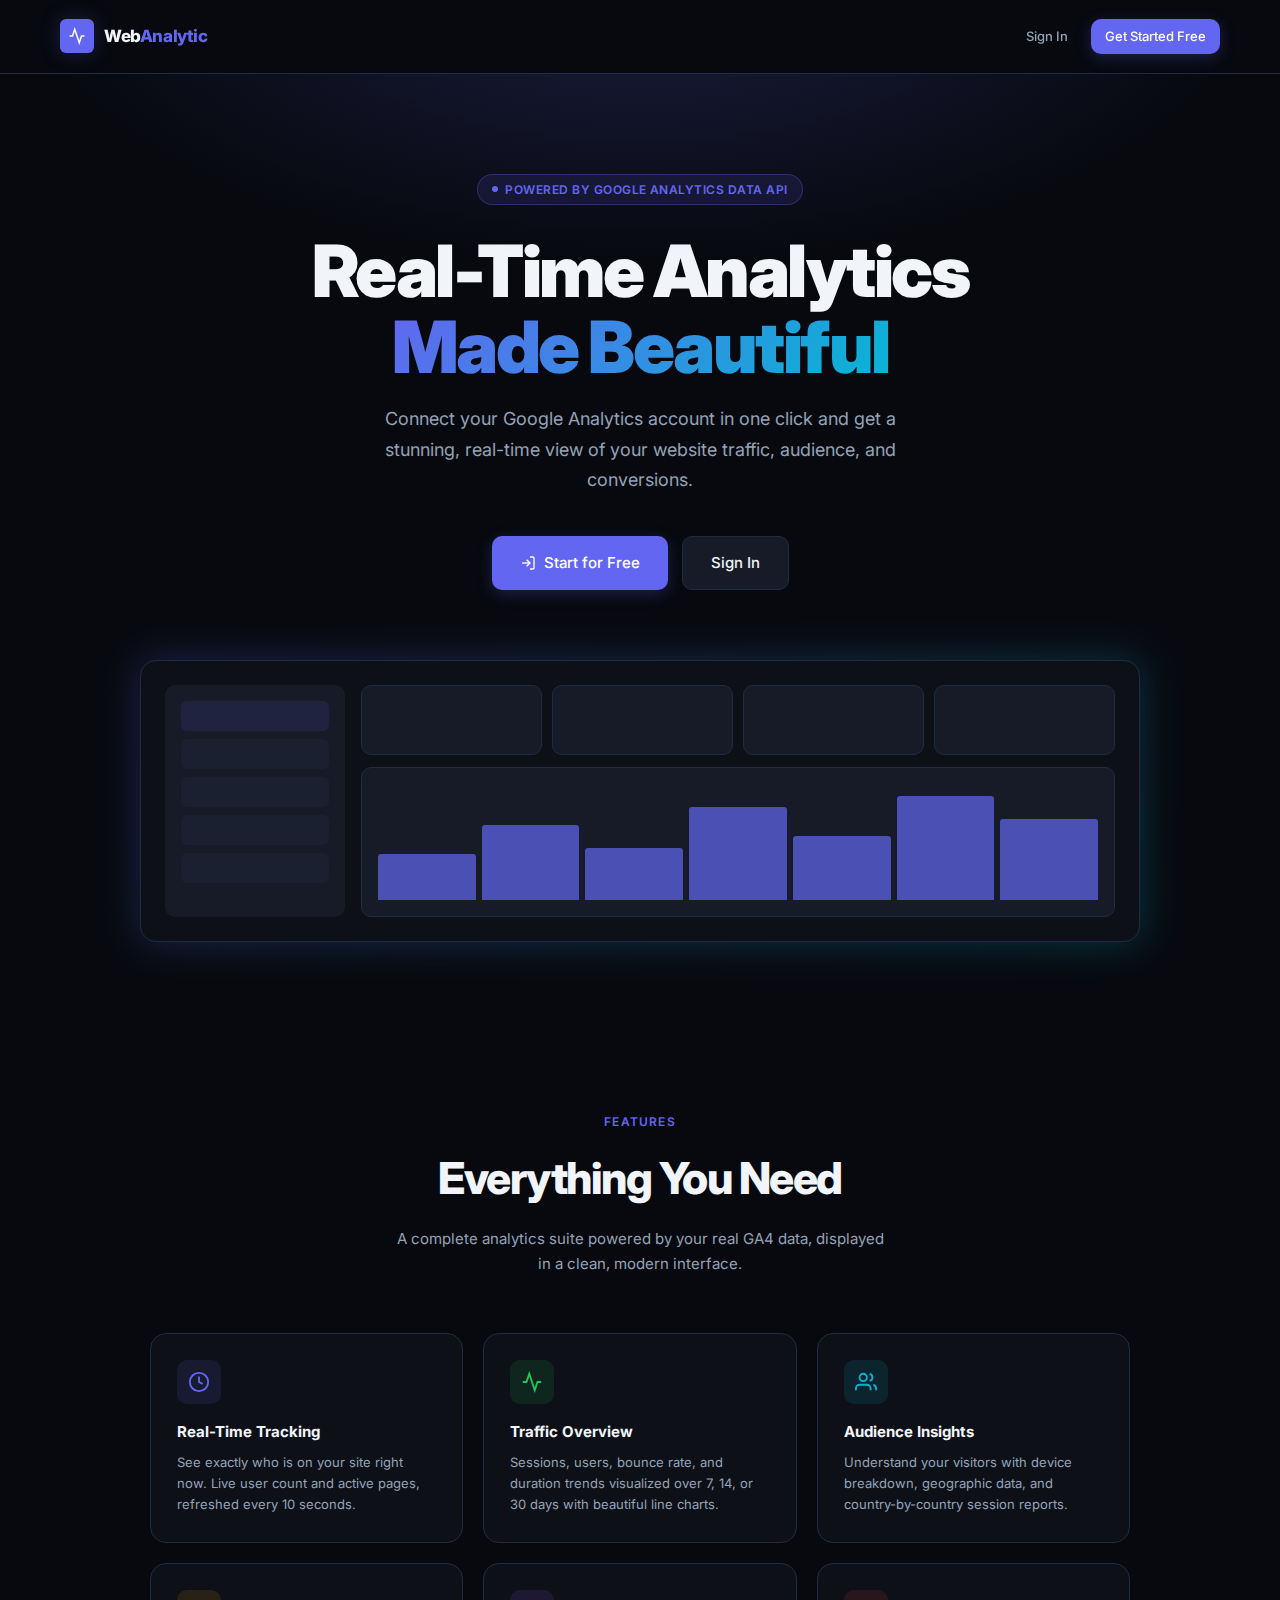
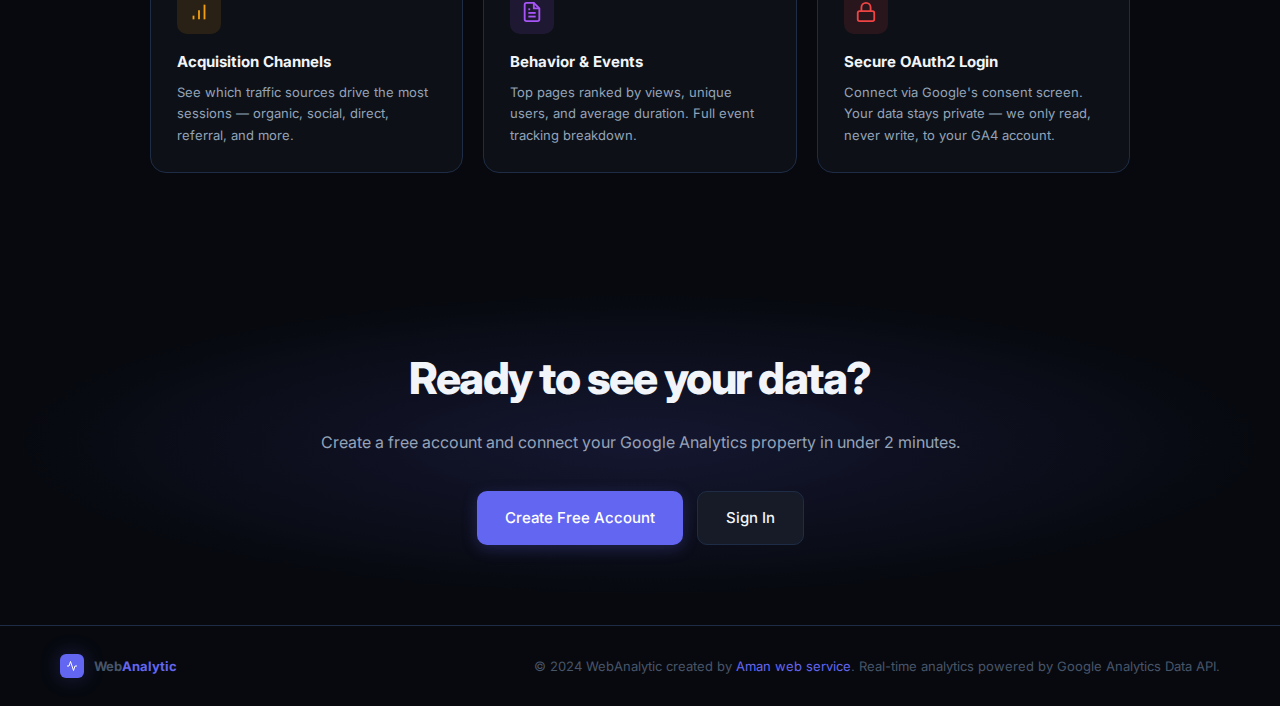
<file: index.html>
<!DOCTYPE html>
<html lang="en">

<head>
    <meta charset="UTF-8" />
    <meta name="viewport" content="width=device-width, initial-scale=1.0" />
    <title>WebAnalytic — Real-Time Analytics for Your Website</title>
    <meta name="description"
        content="Connect your Google Analytics account and view real-time traffic, audience, acquisition, and behavior analytics in one beautiful dashboard." />
    <link rel="preconnect" href="https://fonts.googleapis.com" />
    <link rel="preconnect" href="https://fonts.gstatic.com" crossorigin />
    <link href="https://fonts.googleapis.com/css2?family=Inter:wght@300;400;500;600;700;800;900&display=swap"
        rel="stylesheet" />
    <link rel="stylesheet" href="/css/style.css" />
</head>
<style>
    /* Landing-page specific styles */
    .landing {
        min-height: 100vh;
        overflow-x: hidden;
    }

    /* ── Nav ─── */
    .nav {
        display: flex;
        align-items: center;
        justify-content: space-between;
        padding: 18px 60px;
        border-bottom: 1px solid var(--border);
        position: sticky;
        top: 0;
        z-index: 50;
        background: rgba(7, 9, 15, 0.85);
        backdrop-filter: blur(12px);
    }

    .nav-logo {
        display: flex;
        align-items: center;
        gap: 10px;
    }

    .nav-logo-icon {
        width: 34px;
        height: 34px;
        background: var(--accent);
        border-radius: var(--radius-sm);
        display: flex;
        align-items: center;
        justify-content: center;
        box-shadow: 0 0 20px var(--accent-glow);
    }

    .nav-logo-text {
        font-size: 17px;
        font-weight: 800;
        letter-spacing: -0.4px;
    }

    .nav-logo-text span {
        color: var(--accent);
    }

    .nav-links {
        display: flex;
        align-items: center;
        gap: 8px;
    }

    /* ── Hero ─── */
    .hero {
        display: flex;
        flex-direction: column;
        align-items: center;
        text-align: center;
        padding: 100px 24px 80px;
        position: relative;
        overflow: hidden;
    }

    .hero::before {
        content: '';
        position: absolute;
        inset: 0;
        background:
            radial-gradient(ellipse 80% 50% at 50% -10%, rgba(99, 102, 241, 0.22) 0%, transparent 60%);
        pointer-events: none;
    }

    .hero-badge {
        display: inline-flex;
        align-items: center;
        gap: 7px;
        background: var(--accent-soft);
        border: 1px solid rgba(99, 102, 241, 0.3);
        border-radius: 20px;
        padding: 5px 14px;
        font-size: 12px;
        font-weight: 600;
        color: var(--accent);
        margin-bottom: 28px;
        letter-spacing: 0.04em;
        text-transform: uppercase;
    }

    .hero-badge span {
        width: 6px;
        height: 6px;
        background: var(--accent);
        border-radius: 50%;
        animation: pulse 2s infinite;
    }

    .hero-title {
        font-size: clamp(40px, 6vw, 72px);
        font-weight: 900;
        letter-spacing: -2.5px;
        line-height: 1.05;
        max-width: 800px;
        margin-bottom: 20px;
    }

    .hero-title .gradient {
        background: linear-gradient(135deg, #6366f1 0%, #06b6d4 100%);
        -webkit-background-clip: text;
        -webkit-text-fill-color: transparent;
        background-clip: text;
    }

    .hero-subtitle {
        font-size: 18px;
        color: var(--text-secondary);
        max-width: 540px;
        line-height: 1.7;
        margin-bottom: 40px;
        font-weight: 400;
    }

    .hero-cta {
        display: flex;
        gap: 14px;
        flex-wrap: wrap;
        justify-content: center;
    }

    /* ─ Dashboard preview ─ */
    .preview-wrapper {
        margin: 70px auto 0;
        max-width: 1000px;
        width: 90%;
        position: relative;
    }

    .preview-wrapper::before {
        content: '';
        position: absolute;
        inset: -2px;
        background: linear-gradient(135deg, var(--accent), var(--cyan));
        border-radius: calc(var(--radius-lg) + 2px);
        opacity: 0.25;
        filter: blur(20px);
    }

    .preview-img {
        width: 100%;
        border-radius: var(--radius-lg);
        border: 1px solid var(--border);
        display: block;
        position: relative;
        background: var(--bg-surface);
        overflow: hidden;
    }

    .preview-mock {
        padding: 24px;
        min-height: 280px;
        display: grid;
        grid-template-columns: 180px 1fr;
        gap: 16px;
    }

    .mock-sidebar {
        background: var(--bg-elevated);
        border-radius: var(--radius-md);
        padding: 16px;
        display: flex;
        flex-direction: column;
        gap: 8px;
    }

    .mock-sidebar-item {
        height: 30px;
        background: var(--bg-hover);
        border-radius: var(--radius-sm);
    }

    .mock-sidebar-item:first-child {
        background: var(--accent-soft);
    }

    .mock-content {
        display: flex;
        flex-direction: column;
        gap: 12px;
    }

    .mock-cards {
        display: grid;
        grid-template-columns: repeat(4, 1fr);
        gap: 10px;
    }

    .mock-card {
        background: var(--bg-elevated);
        border-radius: var(--radius-md);
        height: 70px;
        border: 1px solid var(--border);
    }

    .mock-chart {
        background: var(--bg-elevated);
        border-radius: var(--radius-md);
        flex: 1;
        min-height: 100px;
        border: 1px solid var(--border);
        overflow: hidden;
        display: flex;
        align-items: flex-end;
        padding: 16px;
        gap: 6px;
    }

    .mock-bar {
        flex: 1;
        border-radius: 3px 3px 0 0;
        opacity: 0.7;
    }

    /* ── Features ─── */
    .features {
        padding: 90px 60px;
        max-width: 1100px;
        margin: 0 auto;
    }

    .features-label {
        text-align: center;
        font-size: 12px;
        font-weight: 600;
        letter-spacing: 0.1em;
        text-transform: uppercase;
        color: var(--accent);
        margin-bottom: 12px;
    }

    .features-title {
        text-align: center;
        font-size: clamp(28px, 4vw, 44px);
        font-weight: 800;
        letter-spacing: -1.5px;
        margin-bottom: 12px;
    }

    .features-subtitle {
        text-align: center;
        color: var(--text-secondary);
        max-width: 500px;
        margin: 0 auto 56px;
        font-size: 15px;
        line-height: 1.7;
    }

    .features-grid {
        display: grid;
        grid-template-columns: repeat(auto-fit, minmax(280px, 1fr));
        gap: 20px;
    }

    .feature-card {
        background: var(--bg-surface);
        border: 1px solid var(--border);
        border-radius: var(--radius-lg);
        padding: 26px;
        transition: var(--transition);
    }

    .feature-card:hover {
        border-color: var(--border-light);
        transform: translateY(-3px);
        box-shadow: var(--shadow-md);
    }

    .feature-icon {
        width: 44px;
        height: 44px;
        border-radius: var(--radius-md);
        display: flex;
        align-items: center;
        justify-content: center;
        margin-bottom: 16px;
        font-size: 20px;
    }

    .feature-icon.indigo {
        background: var(--accent-soft);
    }

    .feature-icon.green {
        background: var(--green-soft);
    }

    .feature-icon.cyan {
        background: rgba(6, 182, 212, 0.12);
    }

    .feature-icon.yellow {
        background: var(--yellow-soft);
    }

    .feature-icon.purple {
        background: rgba(168, 85, 247, 0.12);
    }

    .feature-icon.red {
        background: var(--red-soft);
    }

    .feature-card h3 {
        font-size: 15px;
        font-weight: 700;
        margin-bottom: 8px;
    }

    .feature-card p {
        font-size: 13px;
        color: var(--text-secondary);
        line-height: 1.65;
    }

    /* ── CTA Section ─── */
    .cta-section {
        padding: 80px 24px;
        text-align: center;
        position: relative;
        overflow: hidden;
    }

    .cta-section::before {
        content: '';
        position: absolute;
        inset: 0;
        background: radial-gradient(ellipse 70% 60% at 50% 50%, rgba(99, 102, 241, 0.15) 0%, transparent 70%);
    }

    .cta-section h2 {
        font-size: clamp(28px, 4vw, 44px);
        font-weight: 800;
        letter-spacing: -1.5px;
        margin-bottom: 16px;
        position: relative;
    }

    .cta-section p {
        color: var(--text-secondary);
        font-size: 16px;
        margin-bottom: 36px;
        position: relative;
    }

    .cta-section .hero-cta {
        position: relative;
    }

    /* ── Footer ─── */
    .footer {
        padding: 28px 60px;
        border-top: 1px solid var(--border);
        display: flex;
        align-items: center;
        justify-content: space-between;
        font-size: 13px;
        color: var(--text-muted);
    }
</style>
</head>

<body>
    <div class="landing">
        <!-- Nav -->
        <nav class="nav">
            <div class="nav-logo">
                <div class="nav-logo-icon">
                    <svg width="18" height="18" fill="none" stroke="#fff" stroke-width="2" viewBox="0 0 24 24">
                        <polyline points="22 12 18 12 15 21 9 3 6 12 2 12" />
                    </svg>
                </div>
                <span class="nav-logo-text">Web<span>Analytic</span></span>
            </div>
            <div class="nav-links">
                <a href="/login.html" class="btn btn-ghost btn-sm">Sign In</a>
                <a href="/register.html" class="btn btn-primary btn-sm">Get Started Free</a>
            </div>
        </nav>

        <!-- Hero -->
        <section class="hero">
            <div class="hero-badge">
                <span></span>
                Powered by Google Analytics Data API
            </div>
            <h1 class="hero-title">
                Real-Time Analytics<br />
                <span class="gradient">Made Beautiful</span>
            </h1>
            <p class="hero-subtitle">
                Connect your Google Analytics account in one click and get a stunning,
                real-time view of your website traffic, audience, and conversions.
            </p>
            <div class="hero-cta">
                <a href="/register.html" class="btn btn-primary btn-lg">
                    <svg width="16" height="16" fill="none" stroke="currentColor" stroke-width="2" viewBox="0 0 24 24">
                        <path d="M15 3h4a2 2 0 012 2v14a2 2 0 01-2 2h-4" />
                        <polyline points="10 17 15 12 10 7" />
                        <line x1="15" y1="12" x2="3" y2="12" />
                    </svg>
                    Start for Free
                </a>
                <a href="/login.html" class="btn btn-secondary btn-lg">Sign In</a>
            </div>

            <!-- Dashboard preview mock -->
            <div class="preview-wrapper">
                <div class="preview-img">
                    <div class="preview-mock">
                        <div class="mock-sidebar">
                            <div class="mock-sidebar-item"></div>
                            <div class="mock-sidebar-item" style="opacity:0.5"></div>
                            <div class="mock-sidebar-item" style="opacity:0.5"></div>
                            <div class="mock-sidebar-item" style="opacity:0.5"></div>
                            <div class="mock-sidebar-item" style="opacity:0.5"></div>
                        </div>
                        <div class="mock-content">
                            <div class="mock-cards">
                                <div class="mock-card"></div>
                                <div class="mock-card"></div>
                                <div class="mock-card"></div>
                                <div class="mock-card"></div>
                            </div>
                            <div class="mock-chart">
                                <div class="mock-bar" style="height:40%;background:var(--accent)"></div>
                                <div class="mock-bar" style="height:65%;background:var(--accent)"></div>
                                <div class="mock-bar" style="height:45%;background:var(--accent)"></div>
                                <div class="mock-bar" style="height:80%;background:var(--accent)"></div>
                                <div class="mock-bar" style="height:55%;background:var(--accent)"></div>
                                <div class="mock-bar" style="height:90%;background:var(--accent)"></div>
                                <div class="mock-bar" style="height:70%;background:var(--accent)"></div>
                            </div>
                        </div>
                    </div>
                </div>
            </div>
        </section>

        <!-- Features -->
        <section class="features">
            <p class="features-label">Features</p>
            <h2 class="features-title">Everything You Need</h2>
            <p class="features-subtitle">
                A complete analytics suite powered by your real GA4 data, displayed in a clean, modern interface.
            </p>
            <div class="features-grid">
                <div class="feature-card">
                    <div class="feature-icon indigo">
                        <svg width="22" height="22" fill="none" stroke="var(--accent)" stroke-width="2"
                            viewBox="0 0 24 24">
                            <circle cx="12" cy="12" r="10" />
                            <polyline points="12 6 12 12 16 14" />
                        </svg>
                    </div>
                    <h3>Real-Time Tracking</h3>
                    <p>See exactly who is on your site right now. Live user count and active pages, refreshed every 10
                        seconds.</p>
                </div>
                <div class="feature-card">
                    <div class="feature-icon green">
                        <svg width="22" height="22" fill="none" stroke="var(--green)" stroke-width="2"
                            viewBox="0 0 24 24">
                            <polyline points="22 12 18 12 15 21 9 3 6 12 2 12" />
                        </svg>
                    </div>
                    <h3>Traffic Overview</h3>
                    <p>Sessions, users, bounce rate, and duration trends visualized over 7, 14, or 30 days with
                        beautiful line charts.</p>
                </div>
                <div class="feature-card">
                    <div class="feature-icon cyan">
                        <svg width="22" height="22" fill="none" stroke="var(--cyan)" stroke-width="2"
                            viewBox="0 0 24 24">
                            <path d="M17 21v-2a4 4 0 00-4-4H5a4 4 0 00-4 4v2" />
                            <circle cx="9" cy="7" r="4" />
                            <path d="M23 21v-2a4 4 0 00-3-3.87" />
                            <path d="M16 3.13a4 4 0 010 7.75" />
                        </svg>
                    </div>
                    <h3>Audience Insights</h3>
                    <p>Understand your visitors with device breakdown, geographic data, and country-by-country session
                        reports.</p>
                </div>
                <div class="feature-card">
                    <div class="feature-icon yellow">
                        <svg width="22" height="22" fill="none" stroke="var(--yellow)" stroke-width="2"
                            viewBox="0 0 24 24">
                            <line x1="12" y1="20" x2="12" y2="10" />
                            <line x1="18" y1="20" x2="18" y2="4" />
                            <line x1="6" y1="20" x2="6" y2="16" />
                        </svg>
                    </div>
                    <h3>Acquisition Channels</h3>
                    <p>See which traffic sources drive the most sessions — organic, social, direct, referral, and more.
                    </p>
                </div>
                <div class="feature-card">
                    <div class="feature-icon purple">
                        <svg width="22" height="22" fill="none" stroke="#a855f7" stroke-width="2" viewBox="0 0 24 24">
                            <path d="M14 2H6a2 2 0 00-2 2v16a2 2 0 002 2h12a2 2 0 002-2V8z" />
                            <polyline points="14 2 14 8 20 8" />
                            <line x1="16" y1="13" x2="8" y2="13" />
                            <line x1="16" y1="17" x2="8" y2="17" />
                            <polyline points="10 9 9 9 8 9" />
                        </svg>
                    </div>
                    <h3>Behavior & Events</h3>
                    <p>Top pages ranked by views, unique users, and average duration. Full event tracking breakdown.</p>
                </div>
                <div class="feature-card">
                    <div class="feature-icon red">
                        <svg width="22" height="22" fill="none" stroke="var(--red)" stroke-width="2"
                            viewBox="0 0 24 24">
                            <rect x="3" y="11" width="18" height="11" rx="2" ry="2" />
                            <path d="M7 11V7a5 5 0 0110 0v4" />
                        </svg>
                    </div>
                    <h3>Secure OAuth2 Login</h3>
                    <p>Connect via Google's consent screen. Your data stays private — we only read, never write, to your
                        GA4 account.</p>
                </div>
            </div>
        </section>

        <!-- CTA -->
        <section class="cta-section">
            <h2>Ready to see your data?</h2>
            <p>Create a free account and connect your Google Analytics property in under 2 minutes.</p>
            <div class="hero-cta">
                <a href="/register.html" class="btn btn-primary btn-lg">Create Free Account</a>
                <a href="/login.html" class="btn btn-secondary btn-lg">Sign In</a>
            </div>
        </section>

        <!-- Footer -->
        <footer class="footer">
            <div class="nav-logo">
                <div class="nav-logo-icon" style="width:24px;height:24px">
                    <svg width="12" height="12" fill="none" stroke="#fff" stroke-width="2" viewBox="0 0 24 24">
                        <polyline points="22 12 18 12 15 21 9 3 6 12 2 12" />
                    </svg>
                </div>
                <span style="font-size:13px;font-weight:700">Web<span style="color:var(--accent)">Analytic</span></span>
            </div>
            <span>© 2024 WebAnalytic created by <a href="https://solitary-wildflower-fea9.aman0arc.workers.dev/"
                    target="_blank" style="color:var(--accent); text-decoration:none;">Aman web service</a>. Real-time
                analytics powered by Google Analytics Data API.</span>
        </footer>
    </div>

    <div id="toast-container"></div>
    <script src="/js/api.js"></script>
</body>

</html>
</file>
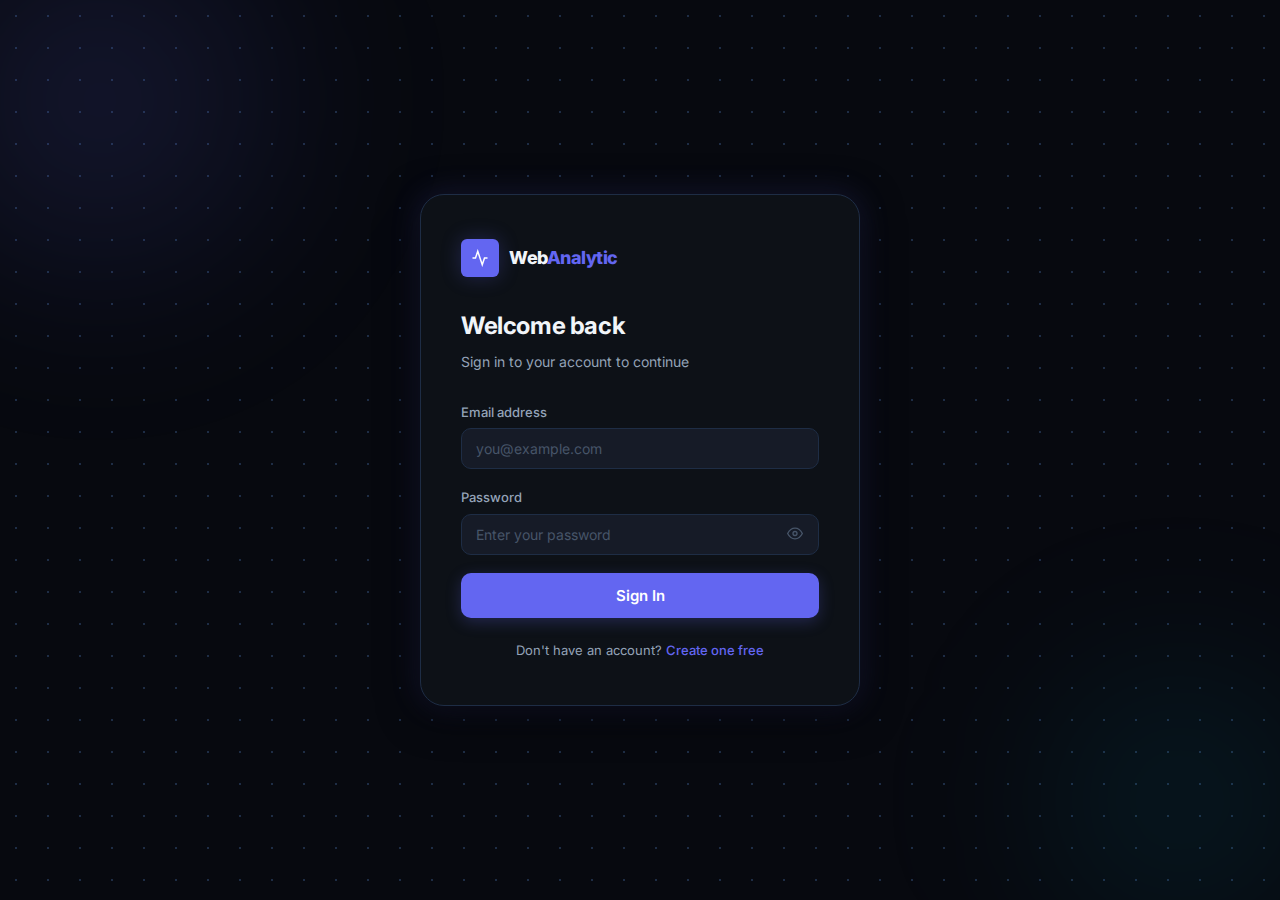
<file: login.html>
<!DOCTYPE html>
<html lang="en">

<head>
    <meta charset="UTF-8" />
    <meta name="viewport" content="width=device-width, initial-scale=1.0" />
    <title>Sign In — WebAnalytic</title>
    <link rel="preconnect" href="https://fonts.googleapis.com" />
    <link href="https://fonts.googleapis.com/css2?family=Inter:wght@400;500;600;700;800&display=swap"
        rel="stylesheet" />
    <link rel="stylesheet" href="/css/style.css" />
    <link rel="stylesheet" href="/css/auth.css" />
</head>

<body>
    <main class="auth-page">
        <div class="auth-card">
            <!-- Logo -->
            <div class="auth-logo">
                <div class="auth-logo-icon">
                    <svg width="18" height="18" fill="none" stroke="#fff" stroke-width="2" viewBox="0 0 24 24">
                        <polyline points="22 12 18 12 15 21 9 3 6 12 2 12" />
                    </svg>
                </div>
                <span class="auth-logo-text">Web<span style="color:var(--accent)">Analytic</span></span>
            </div>

            <h1 class="auth-title">Welcome back</h1>
            <p class="auth-subtitle">Sign in to your account to continue</p>

            <div id="auth-error" class="auth-error" role="alert"></div>

            <form id="login-form" class="auth-form" novalidate>
                <div class="form-group">
                    <label class="form-label" for="email">Email address</label>
                    <input id="email" class="form-input" type="email" placeholder="you@example.com" required
                        autocomplete="email" />
                </div>

                <div class="form-group">
                    <label class="form-label" for="password">Password</label>
                    <div class="input-wrapper">
                        <input id="password" class="form-input" type="password" placeholder="Enter your password"
                            required autocomplete="current-password" />
                        <button type="button" class="toggle-password" aria-label="Show password">
                            <svg width="16" height="16" fill="none" stroke="currentColor" stroke-width="2"
                                viewBox="0 0 24 24">
                                <path d="M1 12s4-8 11-8 11 8 11 8-4 8-11 8-11-8-11-8z" />
                                <circle cx="12" cy="12" r="3" />
                            </svg>
                        </button>
                    </div>
                </div>

                <button type="submit" class="btn btn-primary auth-submit">
                    Sign In
                </button>
            </form>

            <p class="auth-footer">
                Don't have an account? <a href="/register.html">Create one free</a>
            </p>
        </div>
    </main>

    <div id="toast-container"></div>
    <script src="/js/api.js"></script>
    <script src="/js/auth.js"></script>
</body>

</html>
</file>
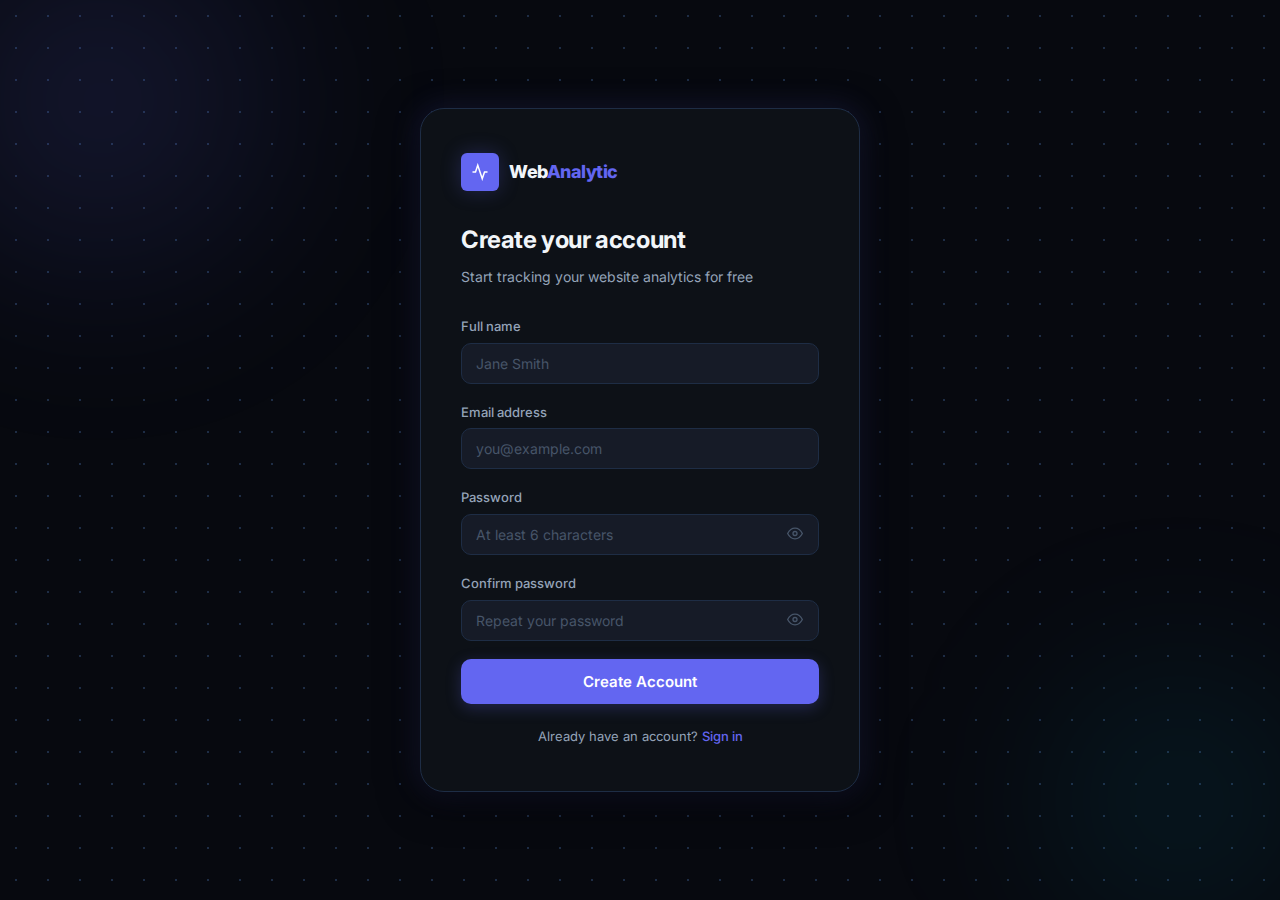
<file: register.html>
<!DOCTYPE html>
<html lang="en">

<head>
    <meta charset="UTF-8" />
    <meta name="viewport" content="width=device-width, initial-scale=1.0" />
    <title>Create Account — WebAnalytic</title>
    <link rel="preconnect" href="https://fonts.googleapis.com" />
    <link href="https://fonts.googleapis.com/css2?family=Inter:wght@400;500;600;700;800&display=swap"
        rel="stylesheet" />
    <link rel="stylesheet" href="/css/style.css" />
    <link rel="stylesheet" href="/css/auth.css" />
</head>

<body>
    <main class="auth-page">
        <div class="auth-card">
            <!-- Logo -->
            <div class="auth-logo">
                <div class="auth-logo-icon">
                    <svg width="18" height="18" fill="none" stroke="#fff" stroke-width="2" viewBox="0 0 24 24">
                        <polyline points="22 12 18 12 15 21 9 3 6 12 2 12" />
                    </svg>
                </div>
                <span class="auth-logo-text">Web<span style="color:var(--accent)">Analytic</span></span>
            </div>

            <h1 class="auth-title">Create your account</h1>
            <p class="auth-subtitle">Start tracking your website analytics for free</p>

            <div id="auth-error" class="auth-error" role="alert"></div>

            <form id="register-form" class="auth-form" novalidate>
                <div class="form-group">
                    <label class="form-label" for="name">Full name</label>
                    <input id="name" class="form-input" type="text" placeholder="Jane Smith" required
                        autocomplete="name" />
                </div>

                <div class="form-group">
                    <label class="form-label" for="email">Email address</label>
                    <input id="email" class="form-input" type="email" placeholder="you@example.com" required
                        autocomplete="email" />
                </div>

                <div class="form-group">
                    <label class="form-label" for="password">Password</label>
                    <div class="input-wrapper">
                        <input id="password" class="form-input" type="password" placeholder="At least 6 characters"
                            required autocomplete="new-password" />
                        <button type="button" class="toggle-password" aria-label="Show password">
                            <svg width="16" height="16" fill="none" stroke="currentColor" stroke-width="2"
                                viewBox="0 0 24 24">
                                <path d="M1 12s4-8 11-8 11 8 11 8-4 8-11 8-11-8-11-8z" />
                                <circle cx="12" cy="12" r="3" />
                            </svg>
                        </button>
                    </div>
                </div>

                <div class="form-group">
                    <label class="form-label" for="confirm-password">Confirm password</label>
                    <div class="input-wrapper">
                        <input id="confirm-password" class="form-input" type="password"
                            placeholder="Repeat your password" required autocomplete="new-password" />
                        <button type="button" class="toggle-password" aria-label="Show confirm password">
                            <svg width="16" height="16" fill="none" stroke="currentColor" stroke-width="2"
                                viewBox="0 0 24 24">
                                <path d="M1 12s4-8 11-8 11 8 11 8-4 8-11 8-11-8-11-8z" />
                                <circle cx="12" cy="12" r="3" />
                            </svg>
                        </button>
                    </div>
                </div>

                <button type="submit" class="btn btn-primary auth-submit">
                    Create Account
                </button>
            </form>

            <p class="auth-footer">
                Already have an account? <a href="/login.html">Sign in</a>
            </p>
        </div>
    </main>

    <div id="toast-container"></div>
    <script src="/js/api.js"></script>
    <script src="/js/auth.js"></script>
</body>

</html>
</file>
<file: css/style.css>
@import url('https://fonts.googleapis.com/css2?family=Inter:wght@300;400;500;600;700;800&display=swap');

/* ── Design Tokens ─────────────────────────────────────── */
:root {
  --bg-base:       #07090f;
  --bg-surface:    #0d1117;
  --bg-elevated:   #161b27;
  --bg-hover:      #1e2638;
  --border:        #1e2d45;
  --border-light:  #253550;

  --accent:        #6366f1;
  --accent-hover:  #4f46e5;
  --accent-glow:   rgba(99, 102, 241, 0.25);
  --accent-soft:   rgba(99, 102, 241, 0.12);

  --green:         #22c55e;
  --green-soft:    rgba(34, 197, 94, 0.12);
  --red:           #ef4444;
  --red-soft:      rgba(239, 68, 68, 0.12);
  --yellow:        #f59e0b;
  --yellow-soft:   rgba(245, 158, 11, 0.12);
  --cyan:          #06b6d4;

  --text-primary:   #f1f5f9;
  --text-secondary: #94a3b8;
  --text-muted:     #475569;

  --radius-sm: 6px;
  --radius-md: 10px;
  --radius-lg: 16px;
  --radius-xl: 24px;

  --shadow-sm: 0 1px 3px rgba(0,0,0,0.4);
  --shadow-md: 0 4px 20px rgba(0,0,0,0.5);
  --shadow-lg: 0 8px 40px rgba(0,0,0,0.6);
  --shadow-accent: 0 0 30px rgba(99, 102, 241, 0.2);

  --transition: all 0.2s cubic-bezier(0.4, 0, 0.2, 1);
}

/* ── Reset ────────────────────────────────────────────────── */
*, *::before, *::after { box-sizing: border-box; margin: 0; padding: 0; }

html { scroll-behavior: smooth; }

body {
  font-family: 'Inter', -apple-system, BlinkMacSystemFont, sans-serif;
  background: var(--bg-base);
  color: var(--text-primary);
  -webkit-font-smoothing: antialiased;
  -moz-osx-font-smoothing: grayscale;
  line-height: 1.6;
}

a { color: inherit; text-decoration: none; }
button { cursor: pointer; font-family: inherit; }
input, select, textarea { font-family: inherit; }

/* ── Utility ──────────────────────────────────────────────── */
.text-muted   { color: var(--text-secondary); }
.text-accent  { color: var(--accent); }
.text-green   { color: var(--green); }
.text-red     { color: var(--red); }
.hidden       { display: none !important; }

/* ── Scrollbar ────────────────────────────────────────────── */
::-webkit-scrollbar { width: 6px; height: 6px; }
::-webkit-scrollbar-track { background: var(--bg-surface); }
::-webkit-scrollbar-thumb { background: var(--border-light); border-radius: 3px; }
::-webkit-scrollbar-thumb:hover { background: var(--text-muted); }

/* ── Button ──────────────────────────────────────────────── */
.btn {
  display: inline-flex;
  align-items: center;
  gap: 8px;
  padding: 10px 20px;
  border-radius: var(--radius-md);
  font-size: 14px;
  font-weight: 500;
  border: none;
  transition: var(--transition);
  white-space: nowrap;
}

.btn-primary {
  background: var(--accent);
  color: #fff;
  box-shadow: 0 4px 15px var(--accent-glow);
}
.btn-primary:hover {
  background: var(--accent-hover);
  transform: translateY(-1px);
  box-shadow: 0 6px 20px var(--accent-glow);
}

.btn-secondary {
  background: var(--bg-elevated);
  color: var(--text-primary);
  border: 1px solid var(--border);
}
.btn-secondary:hover {
  background: var(--bg-hover);
  border-color: var(--border-light);
}

.btn-ghost {
  background: transparent;
  color: var(--text-secondary);
  border: 1px solid transparent;
}
.btn-ghost:hover {
  background: var(--bg-elevated);
  color: var(--text-primary);
}

.btn-danger {
  background: var(--red-soft);
  color: var(--red);
  border: 1px solid rgba(239, 68, 68, 0.2);
}
.btn-danger:hover { background: rgba(239, 68, 68, 0.2); }

.btn-sm { padding: 7px 14px; font-size: 13px; }
.btn-lg { padding: 14px 28px; font-size: 15px; border-radius: var(--radius-md); }

/* ── Form Controls ────────────────────────────────────────── */
.form-group { display: flex; flex-direction: column; gap: 6px; }
.form-label { font-size: 13px; font-weight: 500; color: var(--text-secondary); }

.form-input {
  background: var(--bg-elevated);
  border: 1px solid var(--border);
  border-radius: var(--radius-md);
  padding: 11px 14px;
  color: var(--text-primary);
  font-size: 14px;
  transition: var(--transition);
  width: 100%;
}
.form-input::placeholder { color: var(--text-muted); }
.form-input:focus {
  outline: none;
  border-color: var(--accent);
  box-shadow: 0 0 0 3px var(--accent-soft);
}

/* ── Toast / Alert ────────────────────────────────────────── */
#toast-container {
  position: fixed;
  top: 20px;
  right: 20px;
  z-index: 9999;
  display: flex;
  flex-direction: column;
  gap: 10px;
}

.toast {
  background: var(--bg-elevated);
  border: 1px solid var(--border);
  border-radius: var(--radius-md);
  padding: 14px 18px;
  font-size: 13px;
  font-weight: 500;
  min-width: 260px;
  box-shadow: var(--shadow-md);
  animation: slideIn 0.3s ease;
}
.toast.success { border-left: 3px solid var(--green); }
.toast.error   { border-left: 3px solid var(--red); }
.toast.info    { border-left: 3px solid var(--accent); }

@keyframes slideIn {
  from { transform: translateX(110%); opacity: 0; }
  to   { transform: translateX(0);    opacity: 1; }
}

/* ── Loading Spinner ──────────────────────────────────────── */
.spinner {
  width: 20px;
  height: 20px;
  border: 2px solid var(--border);
  border-top-color: var(--accent);
  border-radius: 50%;
  animation: spin 0.7s linear infinite;
  display: inline-block;
}
@keyframes spin { to { transform: rotate(360deg); } }

/* ── Badge ───────────────────────────────────────────────── */
.badge {
  display: inline-flex;
  align-items: center;
  padding: 2px 8px;
  border-radius: 20px;
  font-size: 11px;
  font-weight: 600;
  text-transform: uppercase;
  letter-spacing: 0.04em;
}
.badge-green  { background: var(--green-soft);  color: var(--green); }
.badge-red    { background: var(--red-soft);    color: var(--red); }
.badge-accent { background: var(--accent-soft); color: var(--accent); }
.badge-muted  { background: var(--bg-elevated); color: var(--text-muted); }

/* ── Modal ───────────────────────────────────────────────── */
.modal-backdrop {
  position: fixed; inset: 0;
  background: rgba(0,0,0,0.7);
  z-index: 1000;
  display: flex;
  align-items: center;
  justify-content: center;
  backdrop-filter: blur(4px);
  animation: fadeIn 0.2s ease;
}
.modal-box {
  background: var(--bg-surface);
  border: 1px solid var(--border);
  border-radius: var(--radius-lg);
  padding: 32px;
  width: 90%;
  max-width: 480px;
  box-shadow: var(--shadow-lg);
  animation: scaleIn 0.2s ease;
}
.modal-title {
  font-size: 18px;
  font-weight: 700;
  margin-bottom: 4px;
}
.modal-subtitle {
  font-size: 13px;
  color: var(--text-secondary);
  margin-bottom: 24px;
}
.modal-footer {
  display: flex;
  gap: 10px;
  justify-content: flex-end;
  margin-top: 24px;
}

@keyframes fadeIn  { from { opacity: 0; } to { opacity: 1; } }
@keyframes scaleIn { from { transform: scale(0.95); opacity: 0; } to { transform: scale(1); opacity: 1; } }

/* ── Table ───────────────────────────────────────────────── */
.data-table {
  width: 100%;
  border-collapse: collapse;
  font-size: 13px;
}
.data-table th {
  text-align: left;
  padding: 10px 14px;
  font-size: 11px;
  font-weight: 600;
  letter-spacing: 0.06em;
  text-transform: uppercase;
  color: var(--text-muted);
  border-bottom: 1px solid var(--border);
}
.data-table td {
  padding: 12px 14px;
  border-bottom: 1px solid var(--border);
  color: var(--text-secondary);
  vertical-align: middle;
}
.data-table td:first-child { color: var(--text-primary); font-weight: 500; }
.data-table tr:last-child td { border-bottom: none; }
.data-table tr:hover td { background: var(--bg-hover); }

/* ── Empty State ─────────────────────────────────────────── */
.empty-state {
  display: flex;
  flex-direction: column;
  align-items: center;
  justify-content: center;
  padding: 60px 20px;
  color: var(--text-muted);
  text-align: center;
  gap: 12px;
}
.empty-state svg { opacity: 0.4; width: 48px; height: 48px; }
.empty-state h3  { font-size: 16px; font-weight: 600; color: var(--text-secondary); }
.empty-state p   { font-size: 13px; max-width: 300px; }
</file>
<file: css/auth.css>
/* Auth pages — login.html & register.html */

.auth-page {
    min-height: 100vh;
    display: flex;
    align-items: center;
    justify-content: center;
    background: var(--bg-base);
    position: relative;
    overflow: hidden;
}

/* Animated gradient blobs */
.auth-page::before,
.auth-page::after {
    content: '';
    position: absolute;
    border-radius: 50%;
    filter: blur(80px);
    pointer-events: none;
    animation: blobMove 12s ease-in-out infinite alternate;
}

.auth-page::before {
    width: 500px;
    height: 500px;
    background: radial-gradient(circle, rgba(99, 102, 241, 0.18) 0%, transparent 70%);
    top: -150px;
    left: -150px;
}

.auth-page::after {
    width: 400px;
    height: 400px;
    background: radial-gradient(circle, rgba(6, 182, 212, 0.12) 0%, transparent 70%);
    bottom: -100px;
    right: -100px;
    animation-delay: -6s;
}

@keyframes blobMove {
    from {
        transform: translate(0, 0) scale(1);
    }

    to {
        transform: translate(40px, 30px) scale(1.08);
    }
}

/* Grid dots background */
.auth-page {
    background-image:
        radial-gradient(circle, var(--border) 1px, transparent 1px);
    background-size: 32px 32px;
}

/* Card */
.auth-card {
    background: var(--bg-surface);
    border: 1px solid var(--border);
    border-radius: var(--radius-xl);
    padding: 44px 40px;
    width: 100%;
    max-width: 440px;
    box-shadow: var(--shadow-lg), var(--shadow-accent);
    position: relative;
    z-index: 1;
}

/* Logo */
.auth-logo {
    display: flex;
    align-items: center;
    gap: 10px;
    margin-bottom: 30px;
}

.auth-logo-icon {
    width: 38px;
    height: 38px;
    background: var(--accent);
    border-radius: var(--radius-sm);
    display: flex;
    align-items: center;
    justify-content: center;
    box-shadow: 0 0 20px var(--accent-glow);
}

.auth-logo-text {
    font-size: 18px;
    font-weight: 800;
    letter-spacing: -0.5px;
}

/* Heading */
.auth-title {
    font-size: 24px;
    font-weight: 700;
    margin-bottom: 6px;
    letter-spacing: -0.4px;
}

.auth-subtitle {
    font-size: 14px;
    color: var(--text-secondary);
    margin-bottom: 28px;
}

/* Form */
.auth-form {
    display: flex;
    flex-direction: column;
    gap: 18px;
}

/* Divider */
.auth-divider {
    display: flex;
    align-items: center;
    gap: 12px;
    font-size: 12px;
    color: var(--text-muted);
    margin: 4px 0;
}

.auth-divider::before,
.auth-divider::after {
    content: '';
    flex: 1;
    height: 1px;
    background: var(--border);
}

/* Submit button */
.auth-submit {
    width: 100%;
    justify-content: center;
    padding: 13px;
    font-size: 15px;
    font-weight: 600;
    border-radius: var(--radius-md);
}

/* Footer link */
.auth-footer {
    text-align: center;
    margin-top: 22px;
    font-size: 13px;
    color: var(--text-secondary);
}

.auth-footer a {
    color: var(--accent);
    font-weight: 500;
    transition: var(--transition);
}

.auth-footer a:hover {
    color: var(--accent-hover);
    text-decoration: underline;
}

/* Error message */
.auth-error {
    background: var(--red-soft);
    border: 1px solid rgba(239, 68, 68, 0.2);
    border-radius: var(--radius-md);
    padding: 10px 14px;
    font-size: 13px;
    color: var(--red);
    display: none;
}

.auth-error.show {
    display: block;
}

/* Password toggle */
.input-wrapper {
    position: relative;
}

.input-wrapper .form-input {
    padding-right: 44px;
}

.toggle-password {
    position: absolute;
    right: 12px;
    top: 50%;
    transform: translateY(-50%);
    background: none;
    border: none;
    color: var(--text-muted);
    transition: var(--transition);
    padding: 4px;
}

.toggle-password:hover {
    color: var(--text-secondary);
}
</file>
